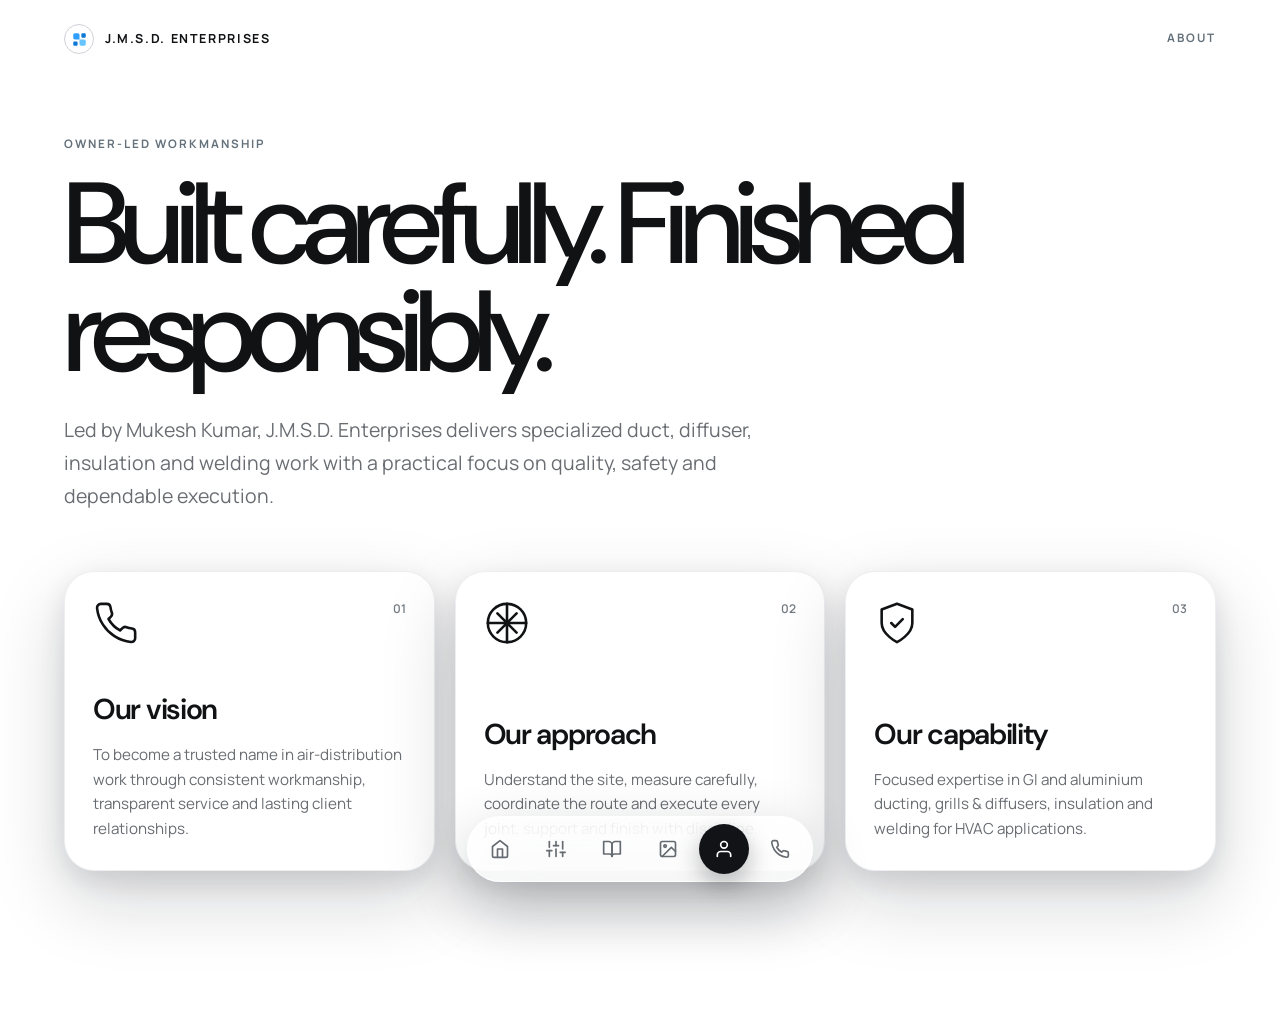
<file: about/index.html>
<!DOCTYPE html>
<html lang="en">
<head>
  <meta charset="utf-8" />
  <meta name="viewport" content="width=device-width, initial-scale=1" />
  <title>About Us — J.M.S.D. Enterprises | Owner-Led Workmanship</title>
  <meta name="description" content="Led by Mukesh Kumar in Ghaziabad, J.M.S.D. Enterprises delivers specialized duct, diffuser, insulation and welding work with a focus on quality, safety and dependable execution." />
  <meta name="theme-color" content="#121417" />
  <link rel="canonical" href="https://mishra-central-air.akash-sharma-p533777.chatgpt.site/about/" />
  <link rel="icon" type="image/svg+xml" href="/images/favicon.svg" />
  <link rel="shortcut icon" href="/images/favicon.svg" />
  <link rel="stylesheet" href="/css/style.css" />
</head>
<body>
  <main class="site-canvas">
    <div class="detail-page">
      <header class="page-top">
        <a href="/" class="brand">
          <span class="brand-mark" aria-hidden="true">
            <svg viewBox="0 0 24 24" fill="none" xmlns="http://www.w3.org/2000/svg">
              <path d="M22 19.2727C22 20.779 20.779 22 19.2727 22H14.7273C13.221 22 12 20.779 12 19.2727V12H19.2727C20.779 12 22 13.221 22 14.7273V19.2727Z" fill="#68C4FF"/>
              <path d="M20 2C21.1046 2 22 2.89543 22 4V7C22 8.10457 21.1046 9 20 9H17C15.8954 9 15 8.10457 15 7V4C15 2.89543 15.8954 2 17 2H20Z" fill="#0C79D8"/>
              <path d="M7 15C8.10457 15 9 15.8954 9 17V20C9 21.1046 8.10457 22 7 22H4C2.89543 22 2 21.1046 2 20V17C2 15.8954 2.89543 15 4 15H7Z" fill="#0C79D8"/>
              <path d="M12 12H4.72727C3.22104 12 2 10.779 2 9.27273V4.72727C2 3.22104 3.22104 2 4.72727 2H9.27273C10.779 2 12 3.22104 12 4.72727V12Z" fill="#2E9EFF"/>
            </svg>
          </span>
          <span>J.M.S.D. Enterprises</span>
        </a>
        <span class="page-kicker">about</span>
      </header>

      <section class="detail-hero">
        <span class="page-kicker">Owner-led workmanship</span>
        <h1 class="detail-title blur-text">
          <span class="blur-word">Built</span>&nbsp;
          <span class="blur-word">carefully.</span>&nbsp;
          <span class="blur-word">Finished</span>&nbsp;
          <span class="blur-word">responsibly.</span>
        </h1>
        <p>Led by Mukesh Kumar, J.M.S.D. Enterprises delivers specialized duct, diffuser, insulation and welding work with a practical focus on quality, safety and dependable execution.</p>
      </section>

      <section class="detail-cards">
        <article class="shadow-card detail-card">
          <svg viewBox="0 0 24 24" fill="none" stroke="currentColor" stroke-linecap="round" stroke-linejoin="round">
            <path d="M22 16.92v3a2 2 0 0 1-2.18 2 19.79 19.79 0 0 1-8.63-3.07 19.5 19.5 0 0 1-6-6 19.79 19.79 0 0 1-3.07-8.67A2 2 0 0 1 4.11 2h3a2 2 0 0 1 2 1.72 12.84 12.84 0 0 0 .7 2.81 2 2 0 0 1-.45 2.11L8.09 9.91a16 16 0 0 0 6 6l1.27-1.27a2 2 0 0 1 2.11-.45 12.84 12.84 0 0 0 2.81.7A2 2 0 0 1 22 16.92z"/>
          </svg>
          <span>01</span>
          <div>
            <h2>Our vision</h2>
            <p>To become a trusted name in air-distribution work through consistent workmanship, transparent service and lasting client relationships.</p>
          </div>
        </article>

        <article class="shadow-card detail-card">
          <svg viewBox="0 0 24 24" fill="none" stroke="currentColor" stroke-linecap="round" stroke-linejoin="round">
            <path d="M2 12h20M12 2v20M7 7l10 10M17 7L7 17"/>
            <circle cx="12" cy="12" r="10"/>
          </svg>
          <span>02</span>
          <div>
            <h2>Our approach</h2>
            <p>Understand the site, measure carefully, coordinate the route and execute every joint, support and finish with discipline.</p>
          </div>
        </article>

        <article class="shadow-card detail-card">
          <svg viewBox="0 0 24 24" fill="none" stroke="currentColor" stroke-linecap="round" stroke-linejoin="round">
            <path d="M12 22s8-4 8-10V5l-8-3-8 3v7c0 6 8 10 8 10z"/>
            <path d="M9 12l2 2 4-4"/>
          </svg>
          <span>03</span>
          <div>
            <h2>Our capability</h2>
            <p>Focused expertise in GI and aluminium ducting, grills &amp; diffusers, insulation and welding for HVAC applications.</p>
          </div>
        </article>
      </section>
    </div>
  </main>

  <!-- Fluid Dock Navigation -->
  <nav class="fluid-dock" id="fluid-dock" aria-label="Primary navigation">
    <span class="dock-slider" id="dock-slider" aria-hidden="true" style="transform: translateX(224px);"></span>
    <a href="/" data-page="home" aria-label="Home" title="Home">
      <svg viewBox="0 0 24 24" fill="none" stroke="currentColor" stroke-width="2" stroke-linecap="round" stroke-linejoin="round">
        <path d="M3 9l9-7 9 7v11a2 2 0 0 1-2 2H5a2 2 0 0 1-2-2z"/>
        <polyline points="9 22 9 12 15 12 15 22"/>
      </svg>
    </a>
    <a href="/services" data-page="services" aria-label="Services" title="Services">
      <svg viewBox="0 0 24 24" fill="none" stroke="currentColor" stroke-width="2" stroke-linecap="round" stroke-linejoin="round">
        <line x1="4" y1="21" x2="4" y2="14"/><line x1="4" y1="10" x2="4" y2="3"/><line x1="12" y1="21" x2="12" y2="12"/><line x1="12" y1="8" x2="12" y2="3"/><line x1="20" y1="21" x2="20" y2="16"/><line x1="20" y1="12" x2="20" y2="3"/><line x1="1" y1="14" x2="7" y2="14"/><line x1="9" y1="8" x2="15" y2="8"/><line x1="17" y1="16" x2="23" y2="16"/>
      </svg>
    </a>
    <a href="/projects" data-page="projects" aria-label="Journal" title="Journal">
      <svg viewBox="0 0 24 24" fill="none" stroke="currentColor" stroke-width="2" stroke-linecap="round" stroke-linejoin="round">
        <path d="M2 3h6a4 4 0 0 1 4 4v14a3 3 0 0 0-3-3H2z"/><path d="M22 3h-6a4 4 0 0 0-4 4v14a3 3 0 0 1 3-3h7z"/>
      </svg>
    </a>
    <a href="/gallery" data-page="gallery" aria-label="Gallery" title="Gallery">
      <svg viewBox="0 0 24 24" fill="none" stroke="currentColor" stroke-width="2" stroke-linecap="round" stroke-linejoin="round">
        <rect x="3" y="3" width="18" height="18" rx="2" ry="2"/>
        <circle cx="8.5" cy="8.5" r="1.5"/>
        <polyline points="21 15 16 10 5 21"/>
      </svg>
    </a>
    <a href="/about" data-page="about" class="active" aria-label="About" title="About" aria-current="page">
      <svg viewBox="0 0 24 24" fill="none" stroke="currentColor" stroke-width="2" stroke-linecap="round" stroke-linejoin="round">
        <path d="M20 21v-2a4 4 0 0 0-4-4H8a4 4 0 0 0-4 4v2"/><circle cx="12" cy="7" r="4"/>
      </svg>
    </a>
    <a href="/contact" data-page="contact" aria-label="Contact" title="Contact">
      <svg viewBox="0 0 24 24" fill="none" stroke="currentColor" stroke-width="2" stroke-linecap="round" stroke-linejoin="round">
        <path d="M22 16.92v3a2 2 0 0 1-2.18 2 19.79 19.79 0 0 1-8.63-3.07 19.5 19.5 0 0 1-6-6 19.79 19.79 0 0 1-3.07-8.67A2 2 0 0 1 4.11 2h3a2 2 0 0 1 2 1.72 12.84 12.84 0 0 0 .7 2.81 2 2 0 0 1-.45 2.11L8.09 9.91a16 16 0 0 0 6 6l1.27-1.27a2 2 0 0 1 2.11-.45 12.84 12.84 0 0 0 2.81.7A2 2 0 0 1 22 16.92z"/>
      </svg>
    </a>
  </nav>

  <script src="/js/app.js"></script>
</body>
</html>
</file>
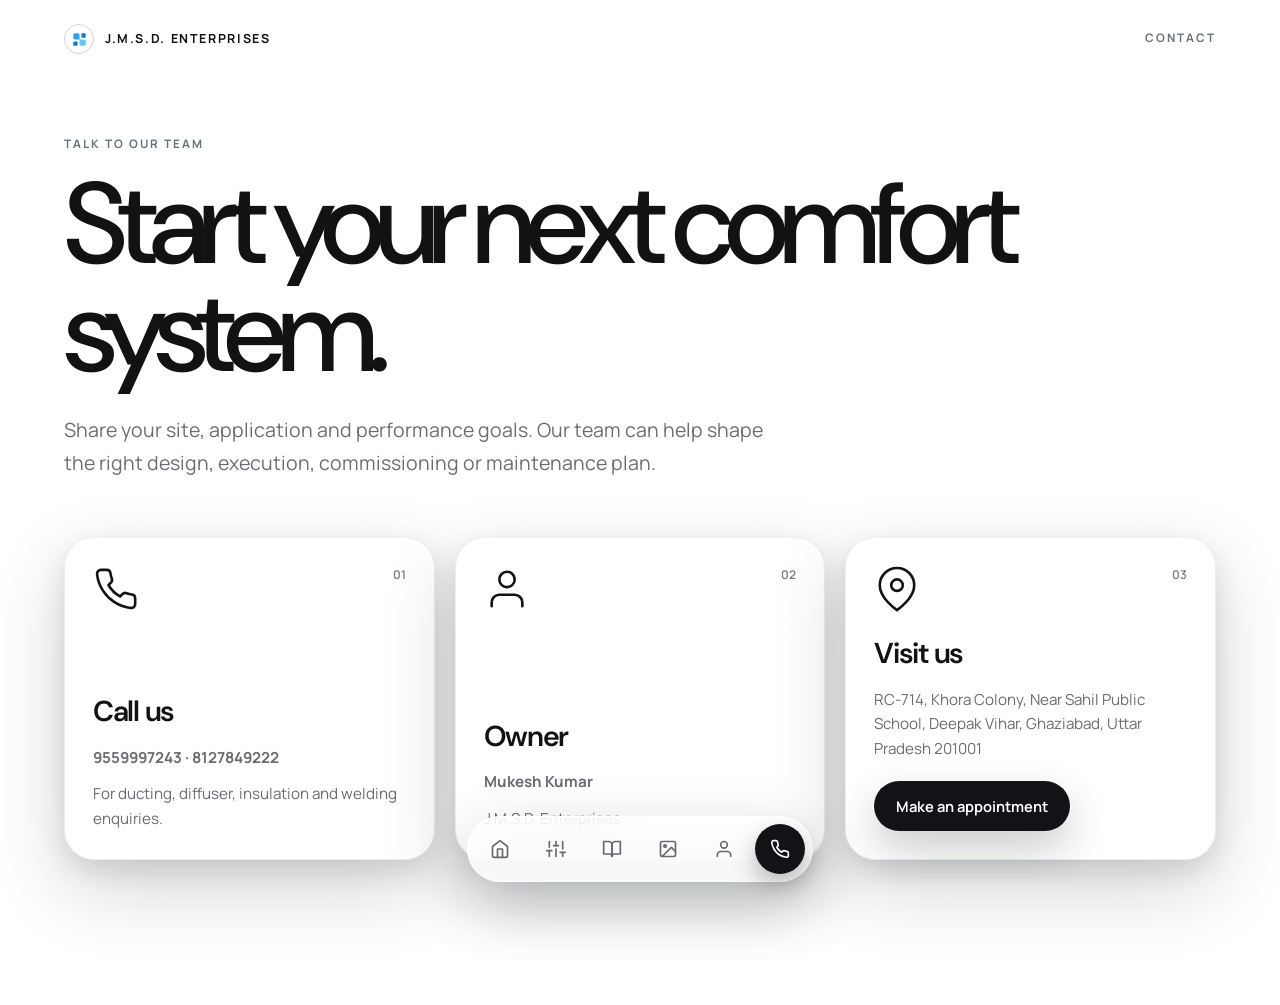
<file: contact/index.html>
<!DOCTYPE html>
<html lang="en">
<head>
  <meta charset="utf-8" />
  <meta name="viewport" content="width=device-width, initial-scale=1" />
  <title>Contact Us — J.M.S.D. Enterprises | Start Your Next Comfort System</title>
  <meta name="description" content="Talk to our team at J.M.S.D. Enterprises. Call 9559997243 or 8127849222 or visit us in Ghaziabad for ducting, diffusers, insulation and welding." />
  <meta name="theme-color" content="#121417" />
  <link rel="canonical" href="https://mishra-central-air.akash-sharma-p533777.chatgpt.site/contact/" />
  <link rel="icon" type="image/svg+xml" href="/images/favicon.svg" />
  <link rel="shortcut icon" href="/images/favicon.svg" />
  <link rel="stylesheet" href="/css/style.css" />
</head>
<body>
  <main class="site-canvas">
    <div class="detail-page">
      <header class="page-top">
        <a href="/" class="brand">
          <span class="brand-mark" aria-hidden="true">
            <svg viewBox="0 0 24 24" fill="none" xmlns="http://www.w3.org/2000/svg">
              <path d="M22 19.2727C22 20.779 20.779 22 19.2727 22H14.7273C13.221 22 12 20.779 12 19.2727V12H19.2727C20.779 12 22 13.221 22 14.7273V19.2727Z" fill="#68C4FF"/>
              <path d="M20 2C21.1046 2 22 2.89543 22 4V7C22 8.10457 21.1046 9 20 9H17C15.8954 9 15 8.10457 15 7V4C15 2.89543 15.8954 2 17 2H20Z" fill="#0C79D8"/>
              <path d="M7 15C8.10457 15 9 15.8954 9 17V20C9 21.1046 8.10457 22 7 22H4C2.89543 22 2 21.1046 2 20V17C2 15.8954 2.89543 15 4 15H7Z" fill="#0C79D8"/>
              <path d="M12 12H4.72727C3.22104 12 2 10.779 2 9.27273V4.72727C2 3.22104 3.22104 2 4.72727 2H9.27273C10.779 2 12 3.22104 12 4.72727V12Z" fill="#2E9EFF"/>
            </svg>
          </span>
          <span>J.M.S.D. Enterprises</span>
        </a>
        <span class="page-kicker">contact</span>
      </header>

      <section class="detail-hero">
        <span class="page-kicker">Talk to our team</span>
        <h1 class="detail-title blur-text">
          <span class="blur-word">Start</span>&nbsp;
          <span class="blur-word">your</span>&nbsp;
          <span class="blur-word">next</span>&nbsp;
          <span class="blur-word">comfort</span>&nbsp;
          <span class="blur-word">system.</span>
        </h1>
        <p>Share your site, application and performance goals. Our team can help shape the right design, execution, commissioning or maintenance plan.</p>
      </section>

      <section class="detail-cards">
        <article class="shadow-card detail-card">
          <svg viewBox="0 0 24 24" fill="none" stroke="currentColor" stroke-linecap="round" stroke-linejoin="round">
            <path d="M22 16.92v3a2 2 0 0 1-2.18 2 19.79 19.79 0 0 1-8.63-3.07 19.5 19.5 0 0 1-6-6 19.79 19.79 0 0 1-3.07-8.67A2 2 0 0 1 4.11 2h3a2 2 0 0 1 2 1.72 12.84 12.84 0 0 0 .7 2.81 2 2 0 0 1-.45 2.11L8.09 9.91a16 16 0 0 0 6 6l1.27-1.27a2 2 0 0 1 2.11-.45 12.84 12.84 0 0 0 2.81.7A2 2 0 0 1 22 16.92z"/>
          </svg>
          <span>01</span>
          <div>
            <h2>Call us</h2>
            <p><strong>9559997243 · 8127849222</strong></p>
            <p>For ducting, diffuser, insulation and welding enquiries.</p>
          </div>
        </article>

        <article class="shadow-card detail-card">
          <svg viewBox="0 0 24 24" fill="none" stroke="currentColor" stroke-linecap="round" stroke-linejoin="round">
            <path d="M20 21v-2a4 4 0 0 0-4-4H8a4 4 0 0 0-4 4v2"/>
            <circle cx="12" cy="7" r="4"/>
          </svg>
          <span>02</span>
          <div>
            <h2>Owner</h2>
            <p><strong>Mukesh Kumar</strong></p>
            <p>J.M.S.D. Enterprises</p>
          </div>
        </article>

        <article class="shadow-card detail-card">
          <svg viewBox="0 0 24 24" fill="none" stroke="currentColor" stroke-linecap="round" stroke-linejoin="round">
            <path d="M21 10c0 7-9 13-9 13s-9-6-9-13a9 9 0 0 1 18 0z"/>
            <circle cx="12" cy="10" r="3"/>
          </svg>
          <span>03</span>
          <div>
            <h2>Visit us</h2>
            <p>RC-714, Khora Colony, Near Sahil Public School, Deepak Vihar, Ghaziabad, Uttar Pradesh 201001</p>
            <div style="margin-top: 20px;">
              <button type="button" class="appointment-trigger" style="margin: 0; height: 50px !important; padding: 0 22px !important;">
                <span>Make an appointment</span>
              </button>
            </div>
          </div>
        </article>
      </section>
    </div>
  </main>

  <!-- Fluid Dock Navigation -->
  <nav class="fluid-dock" id="fluid-dock" aria-label="Primary navigation">
    <span class="dock-slider" id="dock-slider" aria-hidden="true" style="transform: translateX(280px);"></span>
    <a href="/" data-page="home" aria-label="Home" title="Home">
      <svg viewBox="0 0 24 24" fill="none" stroke="currentColor" stroke-width="2" stroke-linecap="round" stroke-linejoin="round">
        <path d="M3 9l9-7 9 7v11a2 2 0 0 1-2 2H5a2 2 0 0 1-2-2z"/>
        <polyline points="9 22 9 12 15 12 15 22"/>
      </svg>
    </a>
    <a href="/services" data-page="services" aria-label="Services" title="Services">
      <svg viewBox="0 0 24 24" fill="none" stroke="currentColor" stroke-width="2" stroke-linecap="round" stroke-linejoin="round">
        <line x1="4" y1="21" x2="4" y2="14"/><line x1="4" y1="10" x2="4" y2="3"/><line x1="12" y1="21" x2="12" y2="12"/><line x1="12" y1="8" x2="12" y2="3"/><line x1="20" y1="21" x2="20" y2="16"/><line x1="20" y1="12" x2="20" y2="3"/><line x1="1" y1="14" x2="7" y2="14"/><line x1="9" y1="8" x2="15" y2="8"/><line x1="17" y1="16" x2="23" y2="16"/>
      </svg>
    </a>
    <a href="/projects" data-page="projects" aria-label="Journal" title="Journal">
      <svg viewBox="0 0 24 24" fill="none" stroke="currentColor" stroke-width="2" stroke-linecap="round" stroke-linejoin="round">
        <path d="M2 3h6a4 4 0 0 1 4 4v14a3 3 0 0 0-3-3H2z"/><path d="M22 3h-6a4 4 0 0 0-4 4v14a3 3 0 0 1 3-3h7z"/>
      </svg>
    </a>
    <a href="/gallery" data-page="gallery" aria-label="Gallery" title="Gallery">
      <svg viewBox="0 0 24 24" fill="none" stroke="currentColor" stroke-width="2" stroke-linecap="round" stroke-linejoin="round">
        <rect x="3" y="3" width="18" height="18" rx="2" ry="2"/>
        <circle cx="8.5" cy="8.5" r="1.5"/>
        <polyline points="21 15 16 10 5 21"/>
      </svg>
    </a>
    <a href="/about" data-page="about" aria-label="About" title="About">
      <svg viewBox="0 0 24 24" fill="none" stroke="currentColor" stroke-width="2" stroke-linecap="round" stroke-linejoin="round">
        <path d="M20 21v-2a4 4 0 0 0-4-4H8a4 4 0 0 0-4 4v2"/><circle cx="12" cy="7" r="4"/>
      </svg>
    </a>
    <a href="/contact" data-page="contact" class="active" aria-label="Contact" title="Contact" aria-current="page">
      <svg viewBox="0 0 24 24" fill="none" stroke="currentColor" stroke-width="2" stroke-linecap="round" stroke-linejoin="round">
        <path d="M22 16.92v3a2 2 0 0 1-2.18 2 19.79 19.79 0 0 1-8.63-3.07 19.5 19.5 0 0 1-6-6 19.79 19.79 0 0 1-3.07-8.67A2 2 0 0 1 4.11 2h3a2 2 0 0 1 2 1.72 12.84 12.84 0 0 0 .7 2.81 2 2 0 0 1-.45 2.11L8.09 9.91a16 16 0 0 0 6 6l1.27-1.27a2 2 0 0 1 2.11-.45 12.84 12.84 0 0 0 2.81.7A2 2 0 0 1 22 16.92z"/>
      </svg>
    </a>
  </nav>

  <!-- Appointment Modal Dialog -->
  <div class="appointment-backdrop" id="appointment-modal" role="presentation" aria-hidden="true">
    <section class="appointment-panel" role="dialog" aria-modal="true" aria-labelledby="appointment-title">
      <div class="appointment-head">
        <div>
          <span class="page-kicker">Site visit &amp; consultation</span>
          <h2 id="appointment-title">Make an appointment</h2>
          <p>Tell us what you need. Your enquiry will open in WhatsApp, ready to send directly to our team.</p>
        </div>
        <button type="button" class="modal-close" id="modal-close-btn" aria-label="Close appointment form" title="Close">
          <svg viewBox="0 0 24 24" fill="none" stroke="currentColor" stroke-width="2" stroke-linecap="round" stroke-linejoin="round">
            <line x1="18" y1="6" x2="6" y2="18"/>
            <line x1="6" y1="6" x2="18" y2="18"/>
          </svg>
        </button>
      </div>

      <form id="appointment-form" novalidate>
        <div class="form-grid">
          <label>
            <span>Name</span>
            <input type="text" name="name" required autocomplete="name" placeholder="Your full name" />
          </label>

          <label>
            <span>Contact number</span>
            <input type="tel" name="contact" required inputmode="tel" autocomplete="tel" placeholder="Your phone number" />
          </label>

          <label class="wide">
            <span>Site address</span>
            <input type="text" name="address" required autocomplete="street-address" placeholder="Project address" />
          </label>

          <label>
            <span>Preferred date and time</span>
            <input type="text" name="preference" required placeholder="e.g. Monday, 11:00 AM" />
          </label>

          <label>
            <span>Project type</span>
            <select name="project" required>
              <option value="" disabled selected>Select a service</option>
              <option value="Ducting &amp; fabrication">Ducting &amp; fabrication</option>
              <option value="Diffusers &amp; insulation">Diffusers &amp; insulation</option>
              <option value="Welding work">Welding work</option>
              <option value="Testing &amp; commissioning">Testing &amp; commissioning</option>
              <option value="Maintenance">Maintenance</option>
            </select>
          </label>

          <label class="wide">
            <span>Describe your requirements</span>
            <textarea name="details" required rows="4" placeholder="Area, current system, work required and any preferences"></textarea>
          </label>
        </div>

        <button type="submit" class="appointment-submit" aria-label="Submit appointment enquiry via WhatsApp">
          <svg viewBox="0 0 24 24" fill="currentColor">
            <path d="M17.472 14.382c-.297-.149-1.758-.867-2.03-.967-.273-.099-.471-.148-.67.15-.197.297-.767.966-.94 1.164-.173.199-.347.223-.644.075-.297-.15-1.255-.463-2.39-1.475-.883-.788-1.48-1.761-1.653-2.059-.173-.297-.018-.458.13-.606.134-.133.298-.347.446-.52.149-.174.198-.298.298-.497.099-.198.05-.371-.025-.52-.075-.149-.669-1.612-.916-2.207-.242-.579-.487-.5-.669-.51l-.57-.01c-.198 0-.52.074-.792.372s-1.04 1.016-1.04 2.479 1.065 2.876 1.213 3.074c.149.198 2.096 3.2 5.077 4.487.709.306 1.262.489 1.694.625.712.227 1.36.195 1.871.118.571-.085 1.758-.719 2.006-1.413.248-.694.248-1.289.173-1.413-.074-.124-.272-.198-.57-.347m-5.421 7.403h-.004a9.87 9.87 0 01-5.031-1.378l-.361-.214-3.741.982.998-3.648-.235-.374a9.86 9.86 0 01-1.51-5.26c.001-5.45 4.436-9.884 9.888-9.884 2.64 0 5.122 1.03 6.988 2.898a9.825 9.825 0 012.893 6.994c-.003 5.45-4.437 9.884-9.885 9.884m8.413-18.297A11.815 11.815 0 0012.05 0C5.495 0 .16 5.335.157 11.892c0 2.096.547 4.142 1.588 5.945L.057 24l6.305-1.654a11.882 11.882 0 005.683 1.448h.005c6.554 0 11.89-5.335 11.893-11.893a11.821 11.821 0 00-3.48-8.413z"/>
          </svg>
          <span>Continue in WhatsApp</span>
        </button>
      </form>
    </section>
  </div>

  <script src="/js/app.js"></script>
</body>
</html>
</file>
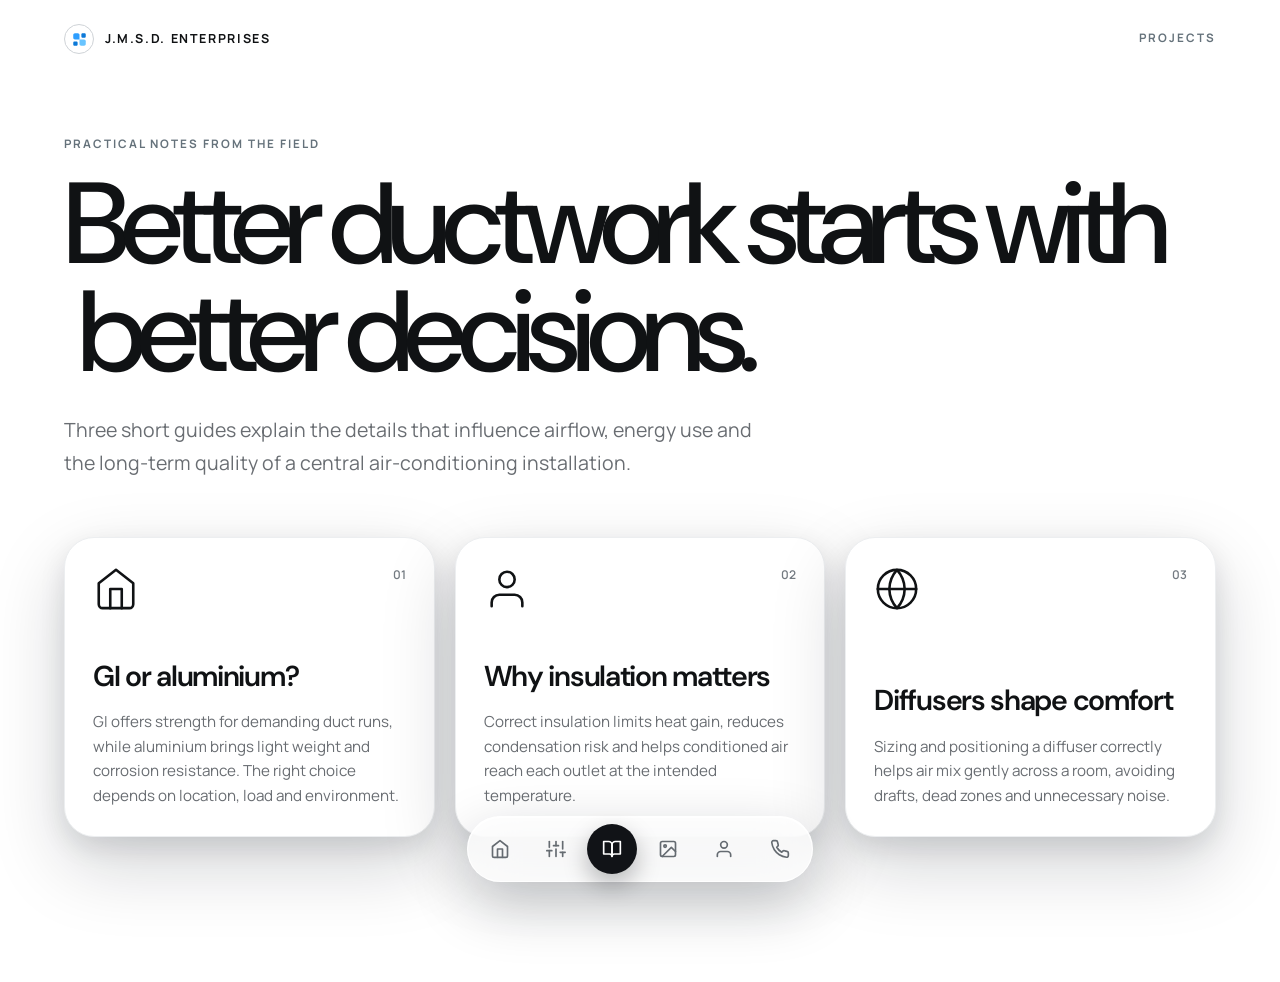
<file: projects/index.html>
<!DOCTYPE html>
<html lang="en">
<head>
  <meta charset="utf-8" />
  <meta name="viewport" content="width=device-width, initial-scale=1" />
  <title>Journal — J.M.S.D. Enterprises | Practical Notes from the Field</title>
  <meta name="description" content="Better ductwork starts with better decisions. Three short guides explain details that influence airflow, energy use and central air-conditioning installation." />
  <meta name="theme-color" content="#121417" />
  <link rel="canonical" href="https://mishra-central-air.akash-sharma-p533777.chatgpt.site/projects/" />
  <link rel="icon" type="image/svg+xml" href="/images/favicon.svg" />
  <link rel="shortcut icon" href="/images/favicon.svg" />
  <link rel="stylesheet" href="/css/style.css" />
</head>
<body>
  <main class="site-canvas">
    <div class="detail-page">
      <header class="page-top">
        <a href="/" class="brand">
          <span class="brand-mark" aria-hidden="true">
            <svg viewBox="0 0 24 24" fill="none" xmlns="http://www.w3.org/2000/svg">
              <path d="M22 19.2727C22 20.779 20.779 22 19.2727 22H14.7273C13.221 22 12 20.779 12 19.2727V12H19.2727C20.779 12 22 13.221 22 14.7273V19.2727Z" fill="#68C4FF"/>
              <path d="M20 2C21.1046 2 22 2.89543 22 4V7C22 8.10457 21.1046 9 20 9H17C15.8954 9 15 8.10457 15 7V4C15 2.89543 15.8954 2 17 2H20Z" fill="#0C79D8"/>
              <path d="M7 15C8.10457 15 9 15.8954 9 17V20C9 21.1046 8.10457 22 7 22H4C2.89543 22 2 21.1046 2 20V17C2 15.8954 2.89543 15 4 15H7Z" fill="#0C79D8"/>
              <path d="M12 12H4.72727C3.22104 12 2 10.779 2 9.27273V4.72727C2 3.22104 3.22104 2 4.72727 2H9.27273C10.779 2 12 3.22104 12 4.72727V12Z" fill="#2E9EFF"/>
            </svg>
          </span>
          <span>J.M.S.D. Enterprises</span>
        </a>
        <span class="page-kicker">projects</span>
      </header>

      <section class="detail-hero">
        <span class="page-kicker">Practical notes from the field</span>
        <h1 class="detail-title blur-text">
          <span class="blur-word">Better</span>&nbsp;
          <span class="blur-word">ductwork</span>&nbsp;
          <span class="blur-word">starts</span>&nbsp;
          <span class="blur-word">with</span>&nbsp;
          <span class="blur-word">better</span>&nbsp;
          <span class="blur-word">decisions.</span>
        </h1>
        <p>Three short guides explain the details that influence airflow, energy use and the long-term quality of a central air-conditioning installation.</p>
      </section>

      <section class="detail-cards">
        <article class="shadow-card detail-card">
          <svg viewBox="0 0 24 24" fill="none" stroke="currentColor" stroke-linecap="round" stroke-linejoin="round">
            <path d="M3 9l9-7 9 7v11a2 2 0 0 1-2 2H5a2 2 0 0 1-2-2z"/>
            <polyline points="9 22 9 12 15 12 15 22"/>
          </svg>
          <span>01</span>
          <div>
            <h2>GI or aluminium?</h2>
            <p>GI offers strength for demanding duct runs, while aluminium brings light weight and corrosion resistance. The right choice depends on location, load and environment.</p>
          </div>
        </article>

        <article class="shadow-card detail-card">
          <svg viewBox="0 0 24 24" fill="none" stroke="currentColor" stroke-linecap="round" stroke-linejoin="round">
            <path d="M20 21v-2a4 4 0 0 0-4-4H8a4 4 0 0 0-4 4v2"/>
            <circle cx="12" cy="7" r="4"/>
          </svg>
          <span>02</span>
          <div>
            <h2>Why insulation matters</h2>
            <p>Correct insulation limits heat gain, reduces condensation risk and helps conditioned air reach each outlet at the intended temperature.</p>
          </div>
        </article>

        <article class="shadow-card detail-card">
          <svg viewBox="0 0 24 24" fill="none" stroke="currentColor" stroke-linecap="round" stroke-linejoin="round">
            <circle cx="12" cy="12" r="10"/>
            <path d="M12 2a15.3 15.3 0 0 1 4 10 15.3 15.3 0 0 1-4 10 15.3 15.3 0 0 1-4-10 15.3 15.3 0 0 1 4-10z"/>
            <path d="M2 12h20"/>
          </svg>
          <span>03</span>
          <div>
            <h2>Diffusers shape comfort</h2>
            <p>Sizing and positioning a diffuser correctly helps air mix gently across a room, avoiding drafts, dead zones and unnecessary noise.</p>
          </div>
        </article>
      </section>
    </div>
  </main>

  <!-- Fluid Dock Navigation -->
  <nav class="fluid-dock" id="fluid-dock" aria-label="Primary navigation">
    <span class="dock-slider" id="dock-slider" aria-hidden="true" style="transform: translateX(112px);"></span>
    <a href="/" data-page="home" aria-label="Home" title="Home">
      <svg viewBox="0 0 24 24" fill="none" stroke="currentColor" stroke-width="2" stroke-linecap="round" stroke-linejoin="round">
        <path d="M3 9l9-7 9 7v11a2 2 0 0 1-2 2H5a2 2 0 0 1-2-2z"/>
        <polyline points="9 22 9 12 15 12 15 22"/>
      </svg>
    </a>
    <a href="/services" data-page="services" aria-label="Services" title="Services">
      <svg viewBox="0 0 24 24" fill="none" stroke="currentColor" stroke-width="2" stroke-linecap="round" stroke-linejoin="round">
        <line x1="4" y1="21" x2="4" y2="14"/><line x1="4" y1="10" x2="4" y2="3"/><line x1="12" y1="21" x2="12" y2="12"/><line x1="12" y1="8" x2="12" y2="3"/><line x1="20" y1="21" x2="20" y2="16"/><line x1="20" y1="12" x2="20" y2="3"/><line x1="1" y1="14" x2="7" y2="14"/><line x1="9" y1="8" x2="15" y2="8"/><line x1="17" y1="16" x2="23" y2="16"/>
      </svg>
    </a>
    <a href="/projects" data-page="projects" class="active" aria-label="Journal" title="Journal" aria-current="page">
      <svg viewBox="0 0 24 24" fill="none" stroke="currentColor" stroke-width="2" stroke-linecap="round" stroke-linejoin="round">
        <path d="M2 3h6a4 4 0 0 1 4 4v14a3 3 0 0 0-3-3H2z"/><path d="M22 3h-6a4 4 0 0 0-4 4v14a3 3 0 0 1 3-3h7z"/>
      </svg>
    </a>
    <a href="/gallery" data-page="gallery" aria-label="Gallery" title="Gallery">
      <svg viewBox="0 0 24 24" fill="none" stroke="currentColor" stroke-width="2" stroke-linecap="round" stroke-linejoin="round">
        <rect x="3" y="3" width="18" height="18" rx="2" ry="2"/>
        <circle cx="8.5" cy="8.5" r="1.5"/>
        <polyline points="21 15 16 10 5 21"/>
      </svg>
    </a>
    <a href="/about" data-page="about" aria-label="About" title="About">
      <svg viewBox="0 0 24 24" fill="none" stroke="currentColor" stroke-width="2" stroke-linecap="round" stroke-linejoin="round">
        <path d="M20 21v-2a4 4 0 0 0-4-4H8a4 4 0 0 0-4 4v2"/><circle cx="12" cy="7" r="4"/>
      </svg>
    </a>
    <a href="/contact" data-page="contact" aria-label="Contact" title="Contact">
      <svg viewBox="0 0 24 24" fill="none" stroke="currentColor" stroke-width="2" stroke-linecap="round" stroke-linejoin="round">
        <path d="M22 16.92v3a2 2 0 0 1-2.18 2 19.79 19.79 0 0 1-8.63-3.07 19.5 19.5 0 0 1-6-6 19.79 19.79 0 0 1-3.07-8.67A2 2 0 0 1 4.11 2h3a2 2 0 0 1 2 1.72 12.84 12.84 0 0 0 .7 2.81 2 2 0 0 1-.45 2.11L8.09 9.91a16 16 0 0 0 6 6l1.27-1.27a2 2 0 0 1 2.11-.45 12.84 12.84 0 0 0 2.81.7A2 2 0 0 1 22 16.92z"/>
      </svg>
    </a>
  </nav>

  <script src="/js/app.js"></script>
</body>
</html>
</file>
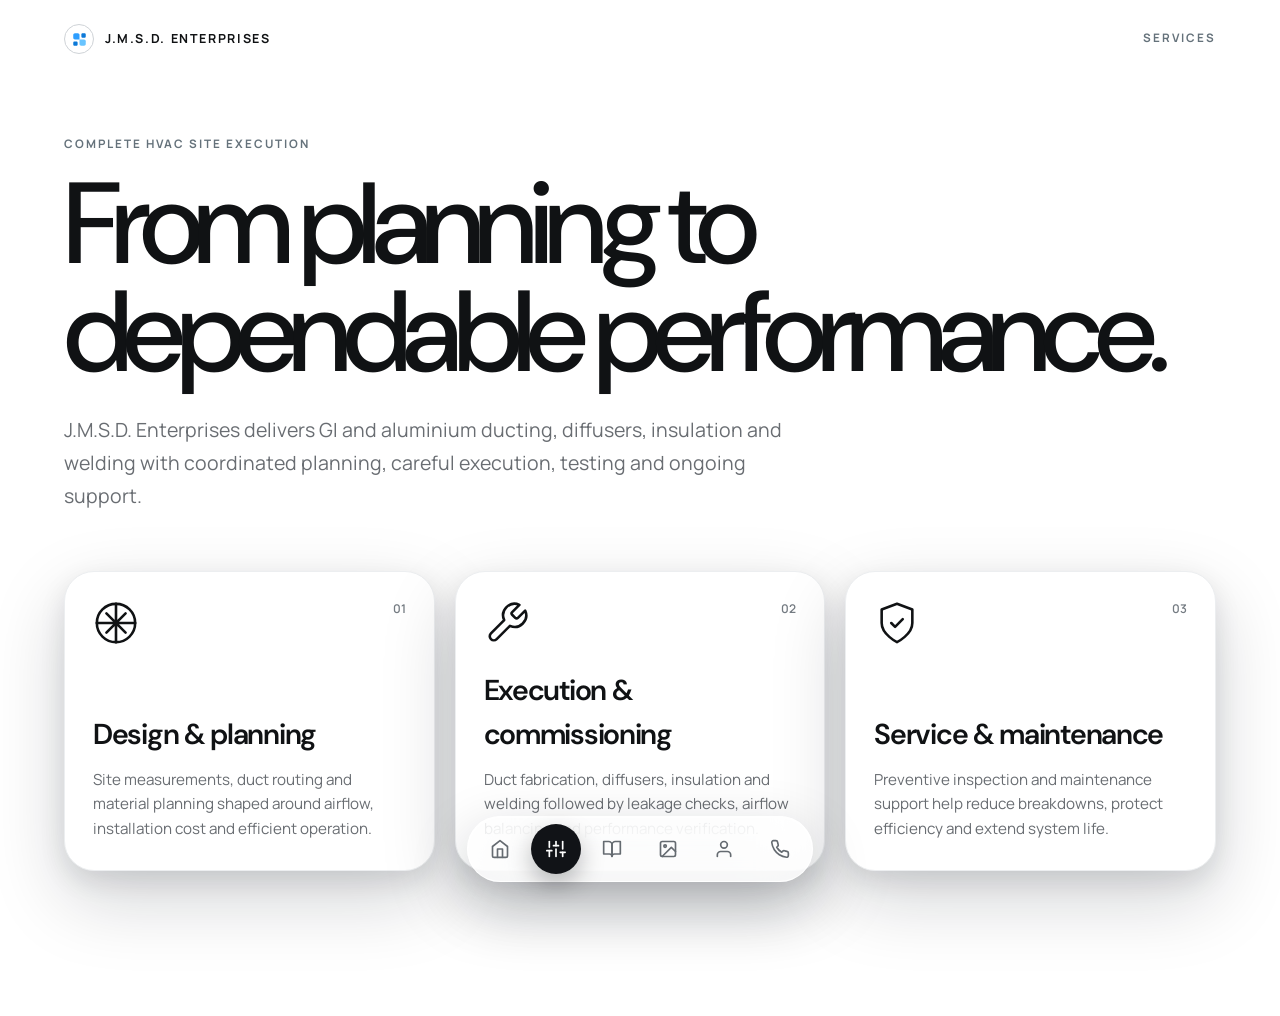
<file: services/index.html>
<!DOCTYPE html>
<html lang="en">
<head>
  <meta charset="utf-8" />
  <meta name="viewport" content="width=device-width, initial-scale=1" />
  <title>Services — J.M.S.D. Enterprises | Complete HVAC Site Execution</title>
  <meta name="description" content="J.M.S.D. Enterprises delivers GI and aluminium ducting, diffusers, insulation and welding with coordinated planning, careful execution, testing and ongoing support in Ghaziabad." />
  <meta name="theme-color" content="#121417" />
  <link rel="canonical" href="https://mishra-central-air.akash-sharma-p533777.chatgpt.site/services/" />
  <link rel="icon" type="image/svg+xml" href="/images/favicon.svg" />
  <link rel="shortcut icon" href="/images/favicon.svg" />
  <link rel="stylesheet" href="/css/style.css" />
</head>
<body>
  <main class="site-canvas">
    <div class="detail-page">
      <header class="page-top">
        <a href="/" class="brand">
          <span class="brand-mark" aria-hidden="true">
            <svg viewBox="0 0 24 24" fill="none" xmlns="http://www.w3.org/2000/svg">
              <path d="M22 19.2727C22 20.779 20.779 22 19.2727 22H14.7273C13.221 22 12 20.779 12 19.2727V12H19.2727C20.779 12 22 13.221 22 14.7273V19.2727Z" fill="#68C4FF"/>
              <path d="M20 2C21.1046 2 22 2.89543 22 4V7C22 8.10457 21.1046 9 20 9H17C15.8954 9 15 8.10457 15 7V4C15 2.89543 15.8954 2 17 2H20Z" fill="#0C79D8"/>
              <path d="M7 15C8.10457 15 9 15.8954 9 17V20C9 21.1046 8.10457 22 7 22H4C2.89543 22 2 21.1046 2 20V17C2 15.8954 2.89543 15 4 15H7Z" fill="#0C79D8"/>
              <path d="M12 12H4.72727C3.22104 12 2 10.779 2 9.27273V4.72727C2 3.22104 3.22104 2 4.72727 2H9.27273C10.779 2 12 3.22104 12 4.72727V12Z" fill="#2E9EFF"/>
            </svg>
          </span>
          <span>J.M.S.D. Enterprises</span>
        </a>
        <span class="page-kicker">services</span>
      </header>

      <section class="detail-hero">
        <span class="page-kicker">Complete HVAC site execution</span>
        <h1 class="detail-title blur-text">
          <span class="blur-word">From</span>&nbsp;
          <span class="blur-word">planning</span>&nbsp;
          <span class="blur-word">to</span>&nbsp;
          <span class="blur-word">dependable</span>&nbsp;
          <span class="blur-word">performance.</span>
        </h1>
        <p>J.M.S.D. Enterprises delivers GI and aluminium ducting, diffusers, insulation and welding with coordinated planning, careful execution, testing and ongoing support.</p>
      </section>

      <section class="detail-cards">
        <article class="shadow-card detail-card">
          <svg viewBox="0 0 24 24" fill="none" stroke="currentColor" stroke-linecap="round" stroke-linejoin="round">
            <path d="M2 12h20M12 2v20M7 7l10 10M17 7L7 17"/>
            <circle cx="12" cy="12" r="10"/>
          </svg>
          <span>01</span>
          <div>
            <h2>Design &amp; planning</h2>
            <p>Site measurements, duct routing and material planning shaped around airflow, installation cost and efficient operation.</p>
          </div>
        </article>

        <article class="shadow-card detail-card">
          <svg viewBox="0 0 24 24" fill="none" stroke="currentColor" stroke-linecap="round" stroke-linejoin="round">
            <path d="M14.7 6.3a1 1 0 0 0 0 1.4l1.6 1.6a1 1 0 0 0 1.4 0l3.77-3.77a6 6 0 0 1-7.94 7.94l-6.91 6.91a2.12 2.12 0 0 1-3-3l6.91-6.91a6 6 0 0 1 7.94-7.94l-3.76 3.76z"/>
          </svg>
          <span>02</span>
          <div>
            <h2>Execution &amp; commissioning</h2>
            <p>Duct fabrication, diffusers, insulation and welding followed by leakage checks, airflow balancing and performance verification.</p>
          </div>
        </article>

        <article class="shadow-card detail-card">
          <svg viewBox="0 0 24 24" fill="none" stroke="currentColor" stroke-linecap="round" stroke-linejoin="round">
            <path d="M12 22s8-4 8-10V5l-8-3-8 3v7c0 6 8 10 8 10z"/>
            <path d="M9 12l2 2 4-4"/>
          </svg>
          <span>03</span>
          <div>
            <h2>Service &amp; maintenance</h2>
            <p>Preventive inspection and maintenance support help reduce breakdowns, protect efficiency and extend system life.</p>
          </div>
        </article>
      </section>
    </div>
  </main>

  <!-- Fluid Dock Navigation -->
  <nav class="fluid-dock" id="fluid-dock" aria-label="Primary navigation">
    <span class="dock-slider" id="dock-slider" aria-hidden="true" style="transform: translateX(56px);"></span>
    <a href="/" data-page="home" aria-label="Home" title="Home">
      <svg viewBox="0 0 24 24" fill="none" stroke="currentColor" stroke-width="2" stroke-linecap="round" stroke-linejoin="round">
        <path d="M3 9l9-7 9 7v11a2 2 0 0 1-2 2H5a2 2 0 0 1-2-2z"/>
        <polyline points="9 22 9 12 15 12 15 22"/>
      </svg>
    </a>
    <a href="/services" data-page="services" class="active" aria-label="Services" title="Services" aria-current="page">
      <svg viewBox="0 0 24 24" fill="none" stroke="currentColor" stroke-width="2" stroke-linecap="round" stroke-linejoin="round">
        <line x1="4" y1="21" x2="4" y2="14"/><line x1="4" y1="10" x2="4" y2="3"/><line x1="12" y1="21" x2="12" y2="12"/><line x1="12" y1="8" x2="12" y2="3"/><line x1="20" y1="21" x2="20" y2="16"/><line x1="20" y1="12" x2="20" y2="3"/><line x1="1" y1="14" x2="7" y2="14"/><line x1="9" y1="8" x2="15" y2="8"/><line x1="17" y1="16" x2="23" y2="16"/>
      </svg>
    </a>
    <a href="/projects" data-page="projects" aria-label="Journal" title="Journal">
      <svg viewBox="0 0 24 24" fill="none" stroke="currentColor" stroke-width="2" stroke-linecap="round" stroke-linejoin="round">
        <path d="M2 3h6a4 4 0 0 1 4 4v14a3 3 0 0 0-3-3H2z"/><path d="M22 3h-6a4 4 0 0 0-4 4v14a3 3 0 0 1 3-3h7z"/>
      </svg>
    </a>
    <a href="/gallery" data-page="gallery" aria-label="Gallery" title="Gallery">
      <svg viewBox="0 0 24 24" fill="none" stroke="currentColor" stroke-width="2" stroke-linecap="round" stroke-linejoin="round">
        <rect x="3" y="3" width="18" height="18" rx="2" ry="2"/>
        <circle cx="8.5" cy="8.5" r="1.5"/>
        <polyline points="21 15 16 10 5 21"/>
      </svg>
    </a>
    <a href="/about" data-page="about" aria-label="About" title="About">
      <svg viewBox="0 0 24 24" fill="none" stroke="currentColor" stroke-width="2" stroke-linecap="round" stroke-linejoin="round">
        <path d="M20 21v-2a4 4 0 0 0-4-4H8a4 4 0 0 0-4 4v2"/><circle cx="12" cy="7" r="4"/>
      </svg>
    </a>
    <a href="/contact" data-page="contact" aria-label="Contact" title="Contact">
      <svg viewBox="0 0 24 24" fill="none" stroke="currentColor" stroke-width="2" stroke-linecap="round" stroke-linejoin="round">
        <path d="M22 16.92v3a2 2 0 0 1-2.18 2 19.79 19.79 0 0 1-8.63-3.07 19.5 19.5 0 0 1-6-6 19.79 19.79 0 0 1-3.07-8.67A2 2 0 0 1 4.11 2h3a2 2 0 0 1 2 1.72 12.84 12.84 0 0 0 .7 2.81 2 2 0 0 1-.45 2.11L8.09 9.91a16 16 0 0 0 6 6l1.27-1.27a2 2 0 0 1 2.11-.45 12.84 12.84 0 0 0 2.81.7A2 2 0 0 1 22 16.92z"/>
      </svg>
    </a>
  </nav>

  <script src="/js/app.js"></script>
</body>
</html>
</file>
<file: css/style.css>
/* ==========================================================================
   J.M.S.D. Enterprises - Production Design System & Stylesheet
   ========================================================================== */

@import url('https://fonts.googleapis.com/css2?family=DM+Sans:ital,opsz,wght@0,9..40,400;0,9..40,500;0,9..40,600;0,9..40,700;1,9..40,400&family=Manrope:wght@400;500;600;700&display=swap');

:root {
  --ink: #101214;
  --muted: #696d72;
  --line: #e5e6e8;
  --paper: #ffffff;
  --shadow: 0 28px 75px rgba(12, 18, 28, 0.18), 0 10px 26px rgba(12, 18, 28, 0.1);
  --shadow-lg: 0 34px 100px rgba(12, 18, 28, 0.12);
  --radius: 28px;
  --background: #ffffff;
  --foreground: #101214;
  --primary: #121417;
  --primary-foreground: #ffffff;
  --secondary: #f3f4f5;
  --secondary-foreground: #121417;
  --muted-foreground: #696d72;
  --border: #e5e6e8;
  --input: #d8dade;
  --ring: #73899a;
  --accent-blue: #0c79d8;
  --accent-sky: #68c4ff;
  --font-heading: 'DM Sans', -apple-system, BlinkMacSystemFont, 'Segoe UI', Roboto, sans-serif;
  --font-body: 'Manrope', -apple-system, BlinkMacSystemFont, 'Segoe UI', Roboto, Arial, sans-serif;
}

*, *::before, *::after {
  box-sizing: border-box;
  margin: 0;
  padding: 0;
}

html {
  scroll-behavior: smooth;
  -webkit-text-size-adjust: 100%;
  overflow-x: hidden;
  max-width: 100%;
}

body {
  color: var(--ink);
  background: #ffffff;
  font-family: var(--font-body);
  overflow-x: hidden;
  max-width: 100%;
  width: 100%;
  line-height: 1.5;
  -webkit-font-smoothing: antialiased;
  -moz-osx-font-smoothing: grayscale;
}

a {
  color: inherit;
  text-decoration: none;
}

button, a, input, select, textarea {
  -webkit-tap-highlight-color: transparent;
  font-family: inherit;
}

:is(button:focus-visible, a:focus-visible, input:focus-visible, select:focus-visible, textarea:focus-visible) {
  outline-offset: 3px;
  outline: 3px solid #9bb6c8;
}

.site-canvas {
  background: #ffffff;
  min-height: 100vh;
  position: relative;
  overflow-x: hidden;
  max-width: 100%;
  width: 100%;
  transition: opacity 0.35s ease;
}

/* ==========================================================================
   Typography & Kickers
   ========================================================================== */
.kicker, .page-kicker {
  letter-spacing: 0.17em;
  text-transform: uppercase;
  font-size: 0.73rem;
  font-weight: 700;
  display: inline-block;
}

.page-kicker {
  color: #65727b;
}

.section-title {
  letter-spacing: -0.065em;
  margin: 0;
  font-family: var(--font-heading);
  font-size: clamp(3rem, 6.2vw, 5.6rem);
  font-weight: 500;
  line-height: 0.95;
  color: var(--ink);
}

.lead {
  color: #4f5358;
  max-width: 690px;
  margin: 42px 0;
  font-size: clamp(1.15rem, 2vw, 1.55rem);
  line-height: 1.58;
}

/* Blur text animation */
.blur-text {
  display: flex;
  flex-wrap: wrap;
  row-gap: 0.1em;
}

.blur-word {
  display: inline-block;
  opacity: 0;
  filter: blur(10px);
  transform: translateY(30px);
  transition: opacity 0.8s cubic-bezier(0.16, 1, 0.3, 1),
              filter 0.8s cubic-bezier(0.16, 1, 0.3, 1),
              transform 0.8s cubic-bezier(0.16, 1, 0.3, 1);
  will-change: transform, filter, opacity;
}

.blur-word.is-visible {
  opacity: 1;
  filter: blur(0px);
  transform: translateY(0);
}

/* ==========================================================================
   Brand & Logo
   ========================================================================== */
.brand {
  letter-spacing: 0.13em;
  text-transform: uppercase;
  white-space: nowrap;
  align-items: center;
  gap: 11px;
  font-size: 0.78rem;
  font-weight: 700;
  display: flex;
  color: var(--ink);
}

.brand-light {
  color: #ffffff;
}

.brand-mark {
  border: 1px solid #cfd3d7;
  border-radius: 50%;
  place-items: center;
  width: 30px;
  height: 30px;
  display: grid;
  flex-shrink: 0;
}

.brand-light .brand-mark {
  border-color: rgba(255, 255, 255, 0.48);
}

.brand-mark svg {
  width: 15px;
  height: 15px;
}

/* ==========================================================================
   Welcome Stage / Liquid Intro Screen
   ========================================================================== */
.welcome-stage {
  z-index: 100;
  color: #ffffff;
  background: #030303;
  position: fixed;
  inset: 0;
  overflow: hidden;
  place-items: center;
  display: grid;
  transition: opacity 0.5s ease;
}

.welcome-stage.is-hidden {
  opacity: 0;
  pointer-events: none;
  visibility: hidden;
}

.reactbits-bg {
  position: absolute;
  inset: 0;
}

.reactbits-bg canvas {
  width: 100% !important;
  height: 100% !important;
  display: block;
}

.welcome-copy {
  z-index: 3;
  text-align: center;
  padding: 28px;
  position: relative;
  user-select: none;
}

.welcome-name {
  letter-spacing: -0.075em;
  margin: 0;
  font-family: var(--font-heading);
  font-size: clamp(3.5rem, 10.5vw, 8.8rem);
  font-weight: 500;
  line-height: 0.86;
  justify-content: center !important;
  text-shadow: 0 10px 40px rgba(0, 0, 0, 0.8);
}

.welcome-copy .owner-name {
  letter-spacing: 0.2em;
  text-transform: uppercase;
  color: #c7d5dd;
  margin-top: 28px;
  font-size: clamp(0.78rem, 1.2vw, 0.95rem);
  font-weight: 600;
  display: block;
}

.welcome-skip {
  margin-top: 36px;
  background: rgba(255, 255, 255, 0.12);
  border: 1px solid rgba(255, 255, 255, 0.25);
  color: #ffffff;
  border-radius: 999px;
  padding: 10px 24px;
  font-size: 0.75rem;
  letter-spacing: 0.15em;
  text-transform: uppercase;
  cursor: pointer;
  transition: background 0.25s, transform 0.25s;
}

.welcome-skip:hover {
  background: rgba(255, 255, 255, 0.25);
  transform: translateY(-2px);
}

.squeeze-panel {
  z-index: 9;
  background: #ffffff;
  width: 51%;
  position: absolute;
  top: 0;
  bottom: 0;
  transition: transform 0.9s cubic-bezier(0.8, 0, 0.2, 1);
}

.squeeze-panel.left {
  left: 0;
  transform: translateX(-100%);
}

.squeeze-panel.right {
  right: 0;
  transform: translateX(100%);
}

.welcome-stage.squeeze .squeeze-panel.left {
  transform: translateX(0);
}

.welcome-stage.squeeze .squeeze-panel.right {
  transform: translateX(0);
}

/* ==========================================================================
   Hero Section
   ========================================================================== */
.hero {
  color: #101214;
  background: #ffffff;
  border: 1px solid #eceef0;
  border-radius: 34px;
  align-items: flex-end;
  min-height: 78svh;
  margin: 10px;
  padding: clamp(30px, 5vw, 68px);
  display: flex;
  position: relative;
  overflow: hidden;
  box-shadow: 0 34px 100px rgba(12, 18, 28, 0.12);
}

.hero-air {
  pointer-events: none;
  position: absolute;
  inset: 0;
  overflow: hidden;
}

.hero-air span {
  filter: blur(0.2px);
  background: linear-gradient(90deg, transparent 2%, #b7c4cc 34%, #d9e0e5 66%, transparent 98%);
  width: 88%;
  height: 2px;
  animation: 5.6s ease-in-out infinite airflow;
  position: absolute;
  right: -8%;
}

.hero-air span:nth-child(1) { top: 26%; transform: rotate(-8deg); }
.hero-air span:nth-child(2) { animation-delay: -2.6s; top: 42%; transform: rotate(5deg); }
.hero-air span:nth-child(3) { animation-delay: -5.2s; top: 58%; transform: rotate(-3deg); }
.hero-air span:nth-child(4) { animation-delay: -1.2s; top: 34%; transform: rotate(-2deg); }
.hero-air span:nth-child(5) { animation-delay: -3.7s; top: 50%; transform: rotate(8deg); }
.hero-air span:nth-child(6) { animation-delay: -4.8s; top: 68%; transform: rotate(-7deg); }

@keyframes airflow {
  0%, 100% {
    opacity: 0.12;
    transform: translateX(10%) scale(0.9);
  }
  50% {
    opacity: 0.75;
    transform: translateX(-12%) scale(1.06);
  }
}

.hero-top {
  z-index: 2;
  justify-content: space-between;
  align-items: center;
  display: flex;
  position: absolute;
  top: 26px;
  left: clamp(22px, 5vw, 68px);
  right: clamp(22px, 5vw, 68px);
}

.hero-contact {
  color: #555c62;
  align-items: center;
  gap: 20px;
  font-size: 0.78rem;
  font-weight: 600;
  display: flex;
}

.hero-contact a {
  align-items: center;
  gap: 7px;
  display: flex;
  transition: color 0.2s;
}

.hero-contact a:hover {
  color: var(--ink);
}

.hero-contact svg {
  width: 15px;
  height: 15px;
}

.hero-copy {
  z-index: 2;
  width: 100%;
  position: relative;
}

.hero-title {
  letter-spacing: -0.075em;
  margin: 23px 0 30px;
  font-family: var(--font-heading);
  font-size: clamp(3.5rem, 9.6vw, 8.3rem);
  font-weight: 500;
  line-height: 0.83;
  color: var(--ink);
}

.hero-bottom {
  justify-content: space-between;
  align-items: flex-end;
  gap: 24px;
  display: flex;
}

.hero-bottom p {
  color: #555b61;
  max-width: 590px;
  margin: 0;
  font-size: 1.02rem;
  line-height: 1.7;
}

.appointment-trigger {
  color: #ffffff !important;
  background: #111317 !important;
  border: none;
  border-radius: 999px !important;
  gap: 10px !important;
  height: 58px !important;
  padding: 0 25px !important;
  font-size: 0.92rem !important;
  font-weight: 650 !important;
  transition: transform 0.3s cubic-bezier(0.16, 1, 0.3, 1), box-shadow 0.3s cubic-bezier(0.16, 1, 0.3, 1) !important;
  box-shadow: 0 18px 42px rgba(12, 18, 28, 0.22) !important;
  cursor: pointer;
  display: inline-flex;
  align-items: center;
  white-space: nowrap;
  flex-shrink: 0;
  margin-left: auto;
  margin-right: clamp(12px, 7vw, 110px);
}

.appointment-trigger:hover {
  transform: translateY(-5px);
  box-shadow: 0 24px 52px rgba(12, 18, 28, 0.28) !important;
}

.appointment-trigger svg {
  width: 19px;
  height: 19px;
}

/* ==========================================================================
   Approach Section
   ========================================================================== */
.approach {
  background: #ffffff;
  grid-template-columns: 0.72fr 1.28fr;
  gap: clamp(36px, 7vw, 110px);
  padding: clamp(64px, 8vw, 105px) clamp(25px, 7vw, 105px);
  display: grid;
}

.section-visual {
  min-width: 0;
}

.section-visual figure {
  height: clamp(280px, 31vw, 440px);
  box-shadow: var(--shadow);
  background: #eef0f2;
  border-radius: 28px;
  margin: 26px 0 0;
  overflow: hidden;
}

.section-visual img {
  object-fit: cover;
  width: 100%;
  height: 100%;
  display: block;
  transition: transform 0.6s cubic-bezier(0.16, 1, 0.3, 1);
}

.section-visual figure:hover img {
  transform: scale(1.03);
}

.metrics {
  grid-template-columns: repeat(3, 1fr);
  gap: 15px;
  display: grid;
}

.metrics span {
  border-top: 1px solid var(--line);
  padding: 24px 4px;
}

.metrics strong {
  letter-spacing: -0.06em;
  font-family: var(--font-heading);
  font-size: clamp(2.2rem, 4vw, 3.5rem);
  display: block;
  color: var(--ink);
  font-weight: 600;
}

.metrics small {
  color: var(--muted);
  font-size: 0.85rem;
  font-weight: 500;
}

/* ==========================================================================
   Landing Services Section
   ========================================================================== */
.landing-services {
  background: #ffffff;
  padding: 0 clamp(25px, 7vw, 105px) clamp(72px, 8vw, 110px);
}

.landing-services-head {
  grid-template-columns: 0.72fr 1.28fr;
  align-items: start;
  gap: 40px;
  margin-bottom: 46px;
  display: grid;
}

.landing-services-grid {
  grid-template-columns: repeat(3, 1fr);
  gap: 18px;
  display: grid;
}

.shadow-card {
  min-height: 300px;
  box-shadow: var(--shadow);
  background: #ffffff;
  border: 1px solid #eceef0;
  border-radius: 30px;
  flex-direction: column;
  justify-content: space-between;
  padding: 28px;
  display: flex;
  position: relative;
  transition: transform 0.35s cubic-bezier(0.16, 1, 0.3, 1), box-shadow 0.35s cubic-bezier(0.16, 1, 0.3, 1);
}

.shadow-card:hover {
  transform: translateY(-12px);
  box-shadow: 0 34px 85px rgba(12, 18, 28, 0.22), 0 12px 30px rgba(12, 18, 28, 0.12);
}

.landing-services-grid svg, .detail-card > svg {
  stroke-width: 1.35px;
  width: 42px;
  height: 42px;
  color: var(--ink);
}

.shadow-card > span {
  color: #747b82;
  font-size: 0.75rem;
  font-weight: 600;
}

.shadow-card h3, .shadow-card h2 {
  letter-spacing: -0.045em;
  font-family: var(--font-heading);
  margin: 0 0 12px;
  font-size: 1.65rem;
  font-weight: 600;
  color: var(--ink);
}

.shadow-card p {
  color: var(--muted);
  margin: 0;
  line-height: 1.62;
  font-size: 0.95rem;
}

/* ==========================================================================
   About Showcase Section
   ========================================================================== */
.about-showcase {
  background: #ffffff;
  grid-template-columns: 1fr 1fr;
  align-items: center;
  gap: clamp(42px, 7vw, 105px);
  padding: 0 clamp(25px, 7vw, 105px) clamp(72px, 8vw, 110px);
  display: grid;
}

.about-showcase figure {
  height: clamp(430px, 48vw, 650px);
  box-shadow: var(--shadow);
  border-radius: 32px;
  margin: 0;
  overflow: hidden;
  background: #f1f2f3;
}

.about-showcase img {
  object-fit: cover;
  width: 100%;
  height: 100%;
  display: block;
  transition: transform 0.6s cubic-bezier(0.16, 1, 0.3, 1);
}

.about-showcase figure:hover img {
  transform: scale(1.03);
}

.about-showcase .section-title {
  margin-top: 22px;
}

.about-showcase .lead {
  margin: 28px 0 18px;
}

.about-showcase p:not(.lead) {
  max-width: 650px;
  color: var(--muted);
  margin: 0 0 16px;
  font-size: 1rem;
  line-height: 1.72;
}

/* ==========================================================================
   Image Story (Gallery) Section
   ========================================================================== */
.image-story {
  background: #ffffff;
  grid-template-columns: repeat(3, 1fr);
  gap: 18px;
  padding: 0 clamp(20px, 4vw, 58px) clamp(64px, 7vw, 96px);
  display: grid;
}

.image-story figure {
  background: #f1f2f3;
  border-radius: 30px;
  height: clamp(360px, 38vw, 560px);
  margin: 0;
  position: relative;
  overflow: hidden;
  box-shadow: 0 28px 75px rgba(12, 18, 28, 0.2), 0 8px 22px rgba(12, 18, 28, 0.1);
  transition: transform 0.35s cubic-bezier(0.16, 1, 0.3, 1);
}

.image-story figure:hover {
  transform: translateY(-10px);
}

.image-story img {
  object-fit: cover;
  filter: saturate(0.78);
  width: 100%;
  height: 100%;
  display: block;
  transition: transform 0.8s cubic-bezier(0.2, 0.8, 0.2, 1), filter 0.5s;
}

.image-story figure:hover img {
  filter: saturate(0.98);
  transform: scale(1.045);
}

.image-story figcaption {
  -webkit-backdrop-filter: blur(18px);
  backdrop-filter: blur(18px);
  background: rgba(255, 255, 255, 0.78);
  border: 1px solid rgba(255, 255, 255, 0.7);
  border-radius: 18px;
  align-items: center;
  gap: 12px;
  padding: 13px 16px;
  font-size: 0.83rem;
  font-weight: 600;
  display: flex;
  position: absolute;
  bottom: 18px;
  left: 18px;
  right: 18px;
  box-shadow: 0 14px 40px rgba(0, 0, 0, 0.16);
  color: var(--ink);
}

.image-story figcaption span {
  color: #747b82;
  font-size: 0.7rem;
}

/* ==========================================================================
   Film Section (Video)
   ========================================================================== */
.film-section {
  background: #ffffff;
  padding: 0 clamp(20px, 4vw, 58px) clamp(72px, 8vw, 110px);
}

.film-shell {
  aspect-ratio: 16 / 8.6;
  background: #111111;
  border-radius: 34px;
  position: relative;
  overflow: hidden;
  box-shadow: 0 35px 100px rgba(9, 13, 20, 0.25);
}

.film-shell iframe, .film-poster {
  border: 0;
  width: 100%;
  height: 100%;
  position: absolute;
  inset: 0;
}

.film-poster {
  object-fit: cover;
  filter: saturate(0.72) contrast(1.04);
  transition: transform 0.6s cubic-bezier(0.16, 1, 0.3, 1);
}

.film-shell:hover .film-poster {
  transform: scale(1.02);
}

.film-shell::after {
  content: "";
  pointer-events: none;
  background: linear-gradient(120deg, rgba(3, 6, 8, 0.12), rgba(3, 6, 8, 0.38));
  position: absolute;
  inset: 0;
}

.film-shell:has(iframe)::after {
  display: none;
}

.film-play {
  z-index: 2;
  color: #111111;
  -webkit-backdrop-filter: blur(18px);
  backdrop-filter: blur(18px);
  background: rgba(255, 255, 255, 0.9);
  border: none;
  border-radius: 50%;
  width: 82px;
  height: 82px;
  transition: transform 0.35s cubic-bezier(0.16, 1, 0.3, 1), background 0.35s;
  position: absolute;
  top: 50%;
  left: 50%;
  transform: translate(-50%, -50%);
  box-shadow: 0 24px 65px rgba(0, 0, 0, 0.28);
  cursor: pointer;
  display: grid;
  place-items: center;
}

.film-play:hover {
  background: #ffffff;
  transform: translate(-50%, -50%) scale(1.09);
}

.film-play svg {
  fill: currentColor;
  width: 26px;
  height: 26px;
  margin-left: 3px;
}

.film-details {
  grid-template-columns: 0.7fr 1.3fr;
  gap: 40px;
  padding: 48px 2px 0;
  display: grid;
}

.film-title {
  letter-spacing: -0.06em;
  margin: 0;
  font-family: var(--font-heading);
  font-size: clamp(2.5rem, 5vw, 4.8rem);
  font-weight: 500;
  line-height: 0.96;
  color: var(--ink);
}

.film-details p {
  max-width: 590px;
  color: var(--muted);
  grid-column: 2;
  margin: 0;
  font-size: 1.05rem;
  line-height: 1.7;
}

/* ==========================================================================
   Process Section
   ========================================================================== */
.process {
  background: #ffffff;
  padding: 0 clamp(25px, 7vw, 105px) 105px;
}

.process-head {
  grid-template-columns: 0.72fr 1.28fr;
  align-items: start;
  gap: 40px;
  margin-bottom: 60px;
  display: grid;
}

.process-grid {
  perspective: 1200px;
  grid-template-columns: repeat(4, 1fr);
  gap: 18px;
  display: grid;
}

.process-card {
  justify-content: flex-start;
}

.process-card .process-icon {
  stroke-width: 1.45px;
  width: 40px;
  height: 40px;
  margin: 38px 0 auto;
  color: var(--ink);
}

.process-card > div {
  margin-top: 34px;
}

/* ==========================================================================
   Footer
   ========================================================================== */
.site-footer {
  box-shadow: var(--shadow);
  background: #ffffff;
  border: 1px solid #eceef0;
  border-radius: 30px;
  grid-template-columns: 0.7fr 1.3fr auto;
  align-items: end;
  gap: 28px;
  margin: 0 clamp(20px, 4vw, 58px) 110px;
  padding: 42px;
  display: grid;
}

.site-footer p {
  color: #555b61;
  margin: 0;
  line-height: 1.6;
}

.site-footer p:last-child {
  color: #111111;
  white-space: nowrap;
  font-weight: 700;
}

/* ==========================================================================
   Fluid Floating Dock Navigation
   ========================================================================== */
.fluid-dock {
  z-index: 80;
  left: 50%;
  bottom: max(18px, env(safe-area-inset-bottom));
  -webkit-backdrop-filter: blur(24px) saturate(145%);
  backdrop-filter: blur(24px) saturate(145%);
  background: rgba(255, 255, 255, 0.72);
  border: 1px solid rgba(255, 255, 255, 0.92);
  border-radius: 999px;
  gap: 6px;
  padding: 7px;
  display: flex;
  position: fixed;
  transform: translateX(-50%);
  box-shadow: 0 22px 60px rgba(13, 19, 28, 0.24), inset 0 1px #ffffff;
}

.fluid-dock a {
  z-index: 2;
  color: #656b71;
  border-radius: 50%;
  place-items: center;
  width: 50px;
  height: 50px;
  transition: color 0.25s, transform 0.25s;
  display: grid;
  position: relative;
  cursor: pointer;
}

.fluid-dock a:hover {
  color: #111317;
  transform: translateY(-2px);
}

.fluid-dock a.active {
  color: #ffffff;
}

.fluid-dock a svg {
  width: 20px;
  height: 20px;
}

.dock-slider {
  z-index: 1;
  background: #111317;
  border-radius: 50%;
  width: 50px;
  height: 50px;
  position: absolute;
  top: 7px;
  left: 7px;
  box-shadow: 0 10px 24px rgba(4, 7, 11, 0.28);
  pointer-events: none;
  transition: transform 0.35s cubic-bezier(0.2, 0.9, 0.3, 1.15);
}

/* ==========================================================================
   Appointment Modal
   ========================================================================== */
.appointment-backdrop {
  z-index: 120;
  background: rgba(11, 14, 18, 0.58);
  -webkit-backdrop-filter: blur(8px);
  backdrop-filter: blur(8px);
  place-items: center;
  padding: 20px;
  display: grid;
  position: fixed;
  inset: 0;
  opacity: 0;
  visibility: hidden;
  transition: opacity 0.3s ease, visibility 0.3s ease;
}

.appointment-backdrop.is-open {
  opacity: 1;
  visibility: visible;
}

.appointment-panel {
  -webkit-backdrop-filter: blur(28px) saturate(150%);
  backdrop-filter: blur(28px) saturate(150%);
  scrollbar-width: none;
  background: linear-gradient(140deg, rgba(255, 255, 255, 0.84), rgba(232, 238, 242, 0.68));
  border: 1px solid rgba(255, 255, 255, 0.68);
  border-radius: 34px;
  width: min(780px, 100%);
  max-height: min(90vh, 820px);
  padding: clamp(25px, 4vw, 44px);
  overflow-y: auto;
  box-shadow: 0 45px 130px rgba(0, 0, 0, 0.38), inset 0 1px rgba(255, 255, 255, 0.96);
  transform: translateY(30px) scale(0.96);
  transition: transform 0.35s cubic-bezier(0.16, 1, 0.3, 1);
}

.appointment-backdrop.is-open .appointment-panel {
  transform: translateY(0) scale(1);
}

.appointment-panel::-webkit-scrollbar {
  display: none;
}

.appointment-head {
  justify-content: space-between;
  gap: 24px;
  display: flex;
}

.appointment-head h2 {
  letter-spacing: -0.06em;
  margin: 12px 0 14px;
  font-family: var(--font-heading);
  font-size: clamp(2.3rem, 5vw, 4rem);
  line-height: 0.95;
  color: var(--ink);
}

.appointment-head p {
  max-width: 560px;
  color: var(--muted);
  margin: 0;
  line-height: 1.6;
}

.modal-close {
  flex: none;
  color: #ffffff !important;
  background: #111317 !important;
  border: none;
  border-radius: 50% !important;
  width: 46px !important;
  height: 46px !important;
  display: grid;
  place-items: center;
  cursor: pointer;
  transition: transform 0.2s, background 0.2s;
}

.modal-close:hover {
  transform: scale(1.08);
}

.modal-close svg {
  width: 19px;
  height: 19px;
}

.appointment-panel form {
  margin-top: 30px;
}

.form-grid {
  grid-template-columns: 1fr 1fr;
  gap: 16px;
  display: grid;
}

.form-grid label {
  display: block;
}

.form-grid label.wide {
  grid-column: 1 / -1;
}

.form-grid label > span {
  color: #5c646b;
  margin: 0 0 8px 3px;
  font-size: 0.78rem;
  font-weight: 700;
  display: block;
}

.form-grid input,
.form-grid select,
.form-grid textarea {
  color: #111317;
  width: 100%;
  font: inherit;
  background: #ffffff;
  border: 1px solid #dde0e3;
  border-radius: 17px;
  padding: 0 17px;
  transition: border-color 0.25s, box-shadow 0.25s;
  box-shadow: inset 0 1px 3px rgba(12, 18, 28, 0.04);
}

.form-grid input,
.form-grid select {
  height: 54px;
}

.form-grid textarea {
  resize: vertical;
  padding-top: 15px;
}

.form-grid input:focus,
.form-grid select:focus,
.form-grid textarea:focus {
  border-color: #8ca3b2;
  outline: 0;
  box-shadow: 0 0 0 4px rgba(140, 163, 178, 0.15);
}

.form-grid input::placeholder,
.form-grid textarea::placeholder {
  color: #9ba0a6;
}

.appointment-submit {
  color: #ffffff !important;
  background: #111317 !important;
  border: none;
  border-radius: 999px !important;
  gap: 10px !important;
  height: 56px !important;
  margin-top: 20px !important;
  padding: 0 24px !important;
  font-size: 0.95rem;
  font-weight: 600;
  cursor: pointer;
  display: inline-flex;
  align-items: center;
  transition: transform 0.25s, box-shadow 0.25s;
  box-shadow: 0 12px 30px rgba(0, 0, 0, 0.18);
}

.appointment-submit:hover {
  transform: translateY(-3px);
  box-shadow: 0 18px 40px rgba(0, 0, 0, 0.24);
}

.appointment-submit svg {
  width: 18px;
  height: 18px;
}

/* ==========================================================================
   Detail Pages (Services, Journal/Projects, About, Contact)
   ========================================================================== */
.detail-page {
  background: #ffffff;
  min-height: 100vh;
  padding: 24px clamp(24px, 5vw, 72px) 145px;
}

.page-top {
  justify-content: space-between;
  align-items: center;
  display: flex;
}

.detail-hero {
  max-width: 1110px;
  padding: clamp(44px, 6vw, 76px) 0 clamp(36px, 5vw, 58px);
}

.detail-title {
  letter-spacing: -0.075em;
  margin: 22px 0 32px;
  font-family: var(--font-heading);
  font-size: clamp(3.7rem, 9vw, 8rem);
  font-weight: 500;
  line-height: 0.84;
  color: var(--ink);
}

.detail-hero > p {
  max-width: 720px;
  color: var(--muted);
  margin: 0;
  font-size: 1.22rem;
  line-height: 1.7;
}

.detail-cards {
  perspective: 1300px;
  grid-template-columns: repeat(3, 1fr);
  gap: 20px;
  display: grid;
}

.detail-card {
  min-height: 300px;
}

.detail-card > svg {
  stroke-width: 1.35px;
  width: 46px;
  height: 46px;
  color: var(--ink);
}

.detail-card > span {
  position: absolute;
  top: 28px;
  right: 28px;
  color: #747b82;
  font-size: 0.75rem;
  font-weight: 600;
}

.detail-card h2 {
  font-size: 1.8rem;
  margin: 20px 0 12px;
  font-family: var(--font-heading);
  font-weight: 600;
}

.detail-card p + p {
  margin-top: 12px;
}

/* ==========================================================================
   Responsive Breakpoints
   ========================================================================== */
@media (max-width: 900px) {
  .approach,
  .film-details,
  .process-head,
  .site-footer,
  .landing-services-head,
  .about-showcase {
    grid-template-columns: 1fr;
  }

  .landing-services-grid,
  .process-grid,
  .detail-cards {
    grid-template-columns: repeat(2, 1fr);
  }

  .film-details p {
    grid-column: 1;
  }

  .image-story {
    grid-template-columns: 1fr 1fr;
  }

  .image-story figure:first-child {
    grid-column: 1 / -1;
  }

  .image-story figure:nth-child(2),
  .image-story figure:nth-child(3) {
    height: 340px;
  }

  .site-footer {
    align-items: start;
  }

  .about-showcase figure {
    height: 380px;
  }

  .section-visual figure {
    height: 340px;
  }

  .landing-services-head {
    gap: 28px;
  }
}

@media (max-width: 680px) {
  /* Welcome Screen scaling */
  .welcome-copy {
    padding: 24px 16px;
    max-width: 100vw;
  }

  .welcome-name {
    font-size: clamp(1.9rem, 8.5vw, 3rem);
    line-height: 1.06;
    letter-spacing: -0.04em;
    flex-direction: column;
    row-gap: 4px;
  }

  .welcome-copy .owner-name {
    font-size: 0.76rem;
    margin-top: 16px;
    letter-spacing: 0.16em;
  }

  .welcome-skip {
    margin-top: 24px;
    padding: 9px 20px;
    font-size: 0.72rem;
  }

  /* Hero Section - natural column flow instead of cramped absolute layout */
  .hero {
    min-height: auto;
    display: flex;
    flex-direction: column;
    justify-content: space-between;
    padding: 20px 16px 26px;
    margin: 8px;
    border-radius: 24px;
    gap: 30px;
  }

  .hero-top {
    position: relative;
    top: auto;
    left: auto;
    right: auto;
    width: 100%;
    display: flex;
    justify-content: space-between;
    align-items: center;
  }

  .brand {
    font-size: 0.72rem;
    gap: 8px;
    letter-spacing: 0.08em;
  }

  .brand-mark {
    width: 26px;
    height: 26px;
  }

  .brand-mark svg {
    width: 14px;
    height: 14px;
  }

  .brand > span:last-child {
    display: inline-block;
  }

  .hero-contact {
    gap: 8px;
    font-size: 0.72rem;
  }

  .hero-contact > span:last-child {
    display: none;
  }

  .hero-contact a {
    background: rgba(18, 20, 23, 0.06);
    border: 1px solid rgba(18, 20, 23, 0.1);
    border-radius: 999px;
    padding: 6px 12px;
    font-size: 0.74rem;
    font-weight: 700;
  }

  .hero-copy {
    display: flex;
    flex-direction: column;
  }

  .hero-copy .kicker {
    font-size: 0.68rem;
    letter-spacing: 0.12em;
    line-height: 1.4;
  }

  .hero-title {
    font-size: clamp(2.1rem, 7.8vw, 3.2rem);
    line-height: 1.05;
    letter-spacing: -0.04em;
    margin: 14px 0 16px;
  }

  .hero-bottom {
    flex-direction: column;
    align-items: stretch;
    gap: 18px;
  }

  .hero-bottom p {
    font-size: 0.94rem;
    line-height: 1.6;
    max-width: 100%;
    color: #555b61;
  }

  .appointment-trigger {
    margin-left: 0 !important;
    margin-right: 0 !important;
    height: 52px !important;
    width: 100%;
    justify-content: center;
    border-radius: 999px !important;
    font-size: 0.92rem !important;
  }

  /* Section Typography & Titles */
  .section-title {
    font-size: clamp(1.85rem, 6.8vw, 2.5rem);
    line-height: 1.08;
    letter-spacing: -0.04em;
  }

  .lead {
    font-size: 1.02rem;
    line-height: 1.6;
  }

  /* Approach Section */
  .approach {
    grid-template-columns: 1fr;
    padding: 40px 18px;
    gap: 26px;
  }

  .section-visual figure {
    height: 220px;
    margin: 16px 0 0;
    border-radius: 20px;
  }

  .metrics {
    grid-template-columns: 1fr;
    gap: 8px;
    margin-top: 18px;
  }

  .metrics span {
    padding: 12px 0;
    display: flex;
    justify-content: space-between;
    align-items: baseline;
  }

  .metrics strong {
    font-size: 2.1rem;
    line-height: 1;
  }

  .metrics small {
    font-size: 0.82rem;
  }

  /* Landing Services Section */
  .landing-services {
    padding: 0 18px 44px;
  }

  .landing-services-head {
    grid-template-columns: 1fr;
    gap: 18px;
    margin-bottom: 22px;
  }

  .landing-services-grid {
    grid-template-columns: 1fr;
    gap: 14px;
  }

  .shadow-card {
    min-height: auto;
    padding: 22px 18px;
    border-radius: 22px;
  }

  .shadow-card svg {
    width: 36px;
    height: 36px;
  }

  .shadow-card h3,
  .shadow-card h2 {
    font-size: 1.3rem;
    margin: 12px 0 6px;
  }

  .shadow-card p {
    font-size: 0.9rem;
    line-height: 1.58;
  }

  /* About Showcase Section */
  .about-showcase {
    grid-template-columns: 1fr;
    padding: 0 18px 44px;
    gap: 22px;
  }

  .about-showcase figure {
    order: 2;
    height: 230px;
    border-radius: 20px;
  }

  .about-showcase .lead {
    margin: 14px 0 10px;
    font-size: 1.02rem;
    line-height: 1.6;
  }

  .about-showcase p:not(.lead) {
    font-size: 0.92rem;
    line-height: 1.62;
    margin-bottom: 12px;
  }

  /* Image Story Gallery */
  .image-story {
    grid-template-columns: 1fr;
    gap: 14px;
    padding: 0 18px 44px;
  }

  .image-story figure,
  .image-story figure:first-child,
  .image-story figure:nth-child(2),
  .image-story figure:nth-child(3) {
    grid-column: auto;
    width: 100%;
    min-width: 0;
    height: 240px;
    border-radius: 20px;
  }

  .image-story figcaption {
    bottom: 12px;
    left: 12px;
    right: 12px;
    padding: 10px 14px;
    font-size: 0.78rem;
    border-radius: 14px;
  }

  /* Film / Video Section */
  .film-section {
    padding: 0 18px 44px;
  }

  .film-shell {
    aspect-ratio: 16 / 9;
    border-radius: 20px;
  }

  .film-play {
    width: 58px;
    height: 58px;
  }

  .film-play svg {
    width: 20px;
    height: 20px;
  }

  .film-details {
    grid-template-columns: 1fr;
    gap: 12px;
    padding: 20px 0 0;
  }

  .film-title {
    font-size: clamp(1.75rem, 6.5vw, 2.3rem);
    line-height: 1.1;
    letter-spacing: -0.04em;
  }

  .film-details p {
    font-size: 0.92rem;
    line-height: 1.6;
  }

  /* Process Section */
  .process {
    padding: 0 18px 52px;
  }

  .process-head {
    grid-template-columns: 1fr;
    gap: 14px;
    margin-bottom: 22px;
  }

  .process-grid {
    grid-template-columns: 1fr;
    gap: 14px;
  }

  .process-card {
    min-height: auto;
    padding: 20px 18px;
    border-radius: 22px;
  }

  .process-card .process-icon {
    width: 32px;
    height: 32px;
    margin: 14px 0 12px;
  }

  .process-card > div {
    margin-top: 12px;
  }

  .process-card h3 {
    font-size: 1.25rem;
    margin-bottom: 6px;
  }

  /* Footer */
  .site-footer {
    grid-template-columns: 1fr;
    gap: 16px;
    padding: 24px 18px;
    margin: 0 10px 105px;
    border-radius: 22px;
  }

  .site-footer p {
    font-size: 0.88rem;
    line-height: 1.55;
  }

  .site-footer p:last-child {
    white-space: normal;
  }

  /* Detail Pages (Services, Journal, About, Contact) */
  .detail-page {
    padding: 16px 18px 120px;
  }

  .page-top {
    margin-bottom: 12px;
  }

  .detail-hero {
    padding: 18px 0 22px;
  }

  .detail-title {
    font-size: clamp(1.95rem, 7.2vw, 2.7rem);
    line-height: 1.08;
    letter-spacing: -0.04em;
    margin: 14px 0 14px;
  }

  .detail-hero > p {
    font-size: 0.98rem;
    line-height: 1.6;
  }

  .detail-cards {
    grid-template-columns: 1fr;
    gap: 14px;
  }

  .detail-card {
    min-height: auto;
    padding: 22px 18px;
    border-radius: 22px;
  }

  .detail-card > svg {
    width: 36px;
    height: 36px;
  }

  .detail-card > span {
    top: 20px;
    right: 20px;
    font-size: 0.72rem;
  }

  .detail-card h2 {
    font-size: 1.3rem;
    margin: 14px 0 8px;
  }

  .detail-card p {
    font-size: 0.9rem;
    line-height: 1.58;
  }

  /* Appointment Modal Dialog */
  .appointment-backdrop {
    padding: 10px;
    align-items: flex-end;
  }

  .appointment-panel {
    border-radius: 24px 24px 16px 16px;
    padding: 20px 16px;
    max-height: 88svh;
    width: 100%;
  }

  .appointment-head {
    gap: 12px;
  }

  .appointment-head h2 {
    font-size: 1.45rem;
    margin: 6px 0 6px;
  }

  .appointment-head p {
    font-size: 0.86rem;
    line-height: 1.5;
  }

  .modal-close {
    width: 38px !important;
    height: 38px !important;
  }

  .appointment-panel form {
    margin-top: 16px;
  }

  .form-grid {
    grid-template-columns: 1fr;
    gap: 10px;
  }

  .form-grid label.wide {
    grid-column: auto;
  }

  .form-grid input,
  .form-grid select {
    height: 46px;
    font-size: 0.9rem;
    border-radius: 13px;
    padding: 0 14px;
  }

  .form-grid textarea {
    font-size: 0.9rem;
    border-radius: 13px;
    padding: 12px 14px;
  }

  .appointment-submit {
    width: 100%;
    justify-content: center;
    height: 48px !important;
    font-size: 0.9rem;
    margin-top: 12px !important;
  }

  /* Fluid Navigation Dock */
  .fluid-dock {
    gap: 4px;
    padding: 5px;
    bottom: max(12px, env(safe-area-inset-bottom));
  }

  .fluid-dock a {
    width: 46px;
    height: 46px;
  }

  .fluid-dock a svg {
    width: 18px;
    height: 18px;
  }

  .dock-slider {
    width: 46px;
    height: 46px;
    top: 5px;
    left: 5px;
  }
}

@media (max-width: 375px) {
  .fluid-dock a {
    width: 42px;
    height: 42px;
  }

  .fluid-dock a svg {
    width: 17px;
    height: 17px;
  }

  .dock-slider {
    width: 42px;
    height: 42px;
  }

  .hero-title {
    font-size: 1.95rem;
  }

  .section-title {
    font-size: 1.7rem;
  }

  .detail-title {
    font-size: 1.8rem;
  }

  .brand > span:last-child {
    font-size: 0.68rem;
  }
}

/* ==========================================================================
   Gallery Page & Interactive Portfolio Styles
   ========================================================================== */
.gallery-filters {
  display: flex;
  flex-wrap: wrap;
  align-items: center;
  gap: 10px;
  margin: 32px 0 44px;
}

.gallery-filters .filter-btn {
  background: #f1f3f5;
  color: #555b62;
  border: 1px solid #e2e5e8;
  border-radius: 999px;
  padding: 10px 22px;
  font-size: 0.85rem;
  font-weight: 600;
  font-family: var(--font-body);
  cursor: pointer;
  transition: all 0.25s ease;
  white-space: nowrap;
}

.gallery-filters .filter-btn:hover {
  background: #e6e9ec;
  color: #121417;
  border-color: #d0d5d9;
}

.gallery-filters .filter-btn.active {
  background: #111317;
  color: #ffffff;
  border-color: #111317;
  box-shadow: 0 4px 14px rgba(17, 19, 23, 0.22);
}

.gallery-grid {
  display: grid;
  grid-template-columns: repeat(3, 1fr);
  gap: 28px;
  margin-bottom: 70px;
}

.gallery-card {
  background: #ffffff;
  border-radius: 26px;
  border: 1px solid #e7eaed;
  overflow: hidden;
  box-shadow: 0 16px 45px rgba(12, 18, 28, 0.06);
  transition: transform 0.35s cubic-bezier(0.16, 1, 0.3, 1), box-shadow 0.35s ease, border-color 0.25s ease;
  cursor: pointer;
  display: flex;
  flex-direction: column;
  position: relative;
}

.gallery-card:hover {
  transform: translateY(-8px);
  box-shadow: 0 28px 70px rgba(12, 18, 28, 0.14);
  border-color: #d1d6db;
}

.gallery-card-thumb {
  position: relative;
  width: 100%;
  aspect-ratio: 16 / 10;
  overflow: hidden;
  background: #0f1216;
}

.gallery-card-thumb img {
  width: 100%;
  height: 100%;
  object-fit: cover;
  display: block;
  transition: transform 0.65s cubic-bezier(0.16, 1, 0.3, 1);
}

.gallery-card:hover .gallery-card-thumb img {
  transform: scale(1.06);
}

.gallery-card-badge {
  position: absolute;
  top: 16px;
  left: 16px;
  z-index: 2;
  background: rgba(17, 19, 23, 0.82);
  -webkit-backdrop-filter: blur(10px);
  backdrop-filter: blur(10px);
  color: #ffffff;
  font-size: 0.72rem;
  font-weight: 600;
  letter-spacing: 0.06em;
  text-transform: uppercase;
  padding: 6px 14px;
  border-radius: 999px;
  border: 1px solid rgba(255, 255, 255, 0.2);
}

.gallery-card-zoom {
  position: absolute;
  bottom: 16px;
  right: 16px;
  z-index: 2;
  width: 40px;
  height: 40px;
  border-radius: 50%;
  background: rgba(255, 255, 255, 0.92);
  -webkit-backdrop-filter: blur(8px);
  backdrop-filter: blur(8px);
  color: #121417;
  display: grid;
  place-items: center;
  box-shadow: 0 6px 18px rgba(0, 0, 0, 0.2);
  opacity: 0;
  transform: scale(0.85);
  transition: opacity 0.25s ease, transform 0.25s cubic-bezier(0.16, 1, 0.3, 1);
}

.gallery-card:hover .gallery-card-zoom {
  opacity: 1;
  transform: scale(1);
}

.gallery-card-zoom svg {
  width: 18px;
  height: 18px;
}

.gallery-card-body {
  padding: 24px 26px 28px;
  display: flex;
  flex-direction: column;
  flex-grow: 1;
}

.gallery-card-title {
  font-family: var(--font-heading);
  font-size: 1.35rem;
  font-weight: 600;
  color: var(--ink);
  margin-bottom: 8px;
  letter-spacing: -0.02em;
}

.gallery-card-desc {
  color: var(--muted);
  font-size: 0.94rem;
  line-height: 1.6;
  margin: 0;
}

.gallery-card-meta {
  margin-top: auto;
  padding-top: 18px;
  display: flex;
  align-items: center;
  gap: 8px;
  font-size: 0.78rem;
  font-weight: 600;
  color: #838a92;
  text-transform: uppercase;
  letter-spacing: 0.05em;
}

.gallery-card-meta svg {
  width: 14px;
  height: 14px;
}

/* Lightbox Modal */
.gallery-lightbox {
  position: fixed;
  inset: 0;
  z-index: 150;
  background: rgba(8, 10, 14, 0.88);
  -webkit-backdrop-filter: blur(16px);
  backdrop-filter: blur(16px);
  display: flex;
  align-items: center;
  justify-content: center;
  padding: 24px;
  opacity: 0;
  visibility: hidden;
  transition: opacity 0.3s cubic-bezier(0.16, 1, 0.3, 1), visibility 0.3s ease;
}

.gallery-lightbox.is-open {
  opacity: 1;
  visibility: visible;
}

.lightbox-content {
  position: relative;
  max-width: min(940px, 94vw);
  max-height: 90vh;
  display: flex;
  flex-direction: column;
  align-items: center;
  transform: scale(0.95) translateY(16px);
  transition: transform 0.35s cubic-bezier(0.16, 1, 0.3, 1);
}

.gallery-lightbox.is-open .lightbox-content {
  transform: scale(1) translateY(0);
}

.lightbox-img {
  max-width: 100%;
  max-height: 72vh;
  border-radius: 20px;
  box-shadow: 0 35px 100px rgba(0, 0, 0, 0.65), 0 0 0 1px rgba(255, 255, 255, 0.12);
  object-fit: contain;
}

.lightbox-details {
  margin-top: 18px;
  text-align: center;
  color: #ffffff;
  max-width: 680px;
}

.lightbox-category {
  display: inline-block;
  background: rgba(255, 255, 255, 0.15);
  color: #9fe1ff;
  font-size: 0.72rem;
  font-weight: 700;
  letter-spacing: 0.1em;
  text-transform: uppercase;
  padding: 4px 12px;
  border-radius: 999px;
  margin-bottom: 8px;
}

.lightbox-caption {
  font-size: 1.05rem;
  line-height: 1.5;
  color: #e5ebf0;
}

.lightbox-caption strong {
  color: #ffffff;
  font-weight: 600;
}

.lightbox-close {
  position: absolute;
  top: 24px;
  right: 28px;
  width: 48px;
  height: 48px;
  border-radius: 50%;
  background: rgba(255, 255, 255, 0.12);
  border: 1px solid rgba(255, 255, 255, 0.22);
  color: #ffffff;
  display: grid;
  place-items: center;
  cursor: pointer;
  transition: all 0.2s ease;
  z-index: 10;
}

.lightbox-close:hover {
  background: rgba(255, 255, 255, 0.25);
  transform: scale(1.08);
}

.lightbox-close svg {
  width: 22px;
  height: 22px;
}

/* Gallery CTA Banner */
.gallery-cta {
  background: linear-gradient(135deg, #121519, #1b2026);
  color: #ffffff;
  border-radius: 30px;
  padding: clamp(32px, 5vw, 56px);
  margin-top: 70px;
  display: flex;
  align-items: center;
  justify-content: space-between;
  gap: 32px;
  box-shadow: 0 28px 75px rgba(12, 18, 28, 0.2);
}

.gallery-cta-copy {
  max-width: 620px;
}

.gallery-cta-copy .page-kicker {
  color: #68c4ff;
  margin-bottom: 12px;
}

.gallery-cta-copy h2 {
  font-family: var(--font-heading);
  font-size: clamp(1.8rem, 3.2vw, 2.6rem);
  font-weight: 600;
  line-height: 1.15;
  margin-bottom: 12px;
  letter-spacing: -0.03em;
  color: #ffffff;
}

.gallery-cta-copy p {
  color: #afb7c0;
  font-size: 1.05rem;
  line-height: 1.6;
  margin: 0;
}

.gallery-cta .appointment-trigger {
  flex-shrink: 0;
  background: #ffffff;
  color: #121417;
  border: none;
  font-weight: 600;
  box-shadow: 0 10px 30px rgba(0, 0, 0, 0.25);
}

.gallery-cta .appointment-trigger:hover {
  background: #f1f4f7;
  transform: translateY(-2px);
}

@media (max-width: 960px) {
  .gallery-grid {
    grid-template-columns: repeat(2, 1fr);
  }
}

@media (max-width: 860px) {
  .gallery-cta {
    flex-direction: column;
    align-items: flex-start;
  }
}

@media (max-width: 680px) {
  .gallery-grid {
    grid-template-columns: 1fr;
    gap: 20px;
  }
  .gallery-filters {
    overflow-x: auto;
    flex-wrap: nowrap;
    padding-bottom: 10px;
    margin: 24px 0 32px;
    -webkit-overflow-scrolling: touch;
  }
  .gallery-card-thumb {
    aspect-ratio: 16 / 11;
  }
}

@media (prefers-reduced-motion: reduce) {
  * {
    scroll-behavior: auto !important;
    animation-duration: 0.01ms !important;
    animation-iteration-count: 1 !important;
    transition-duration: 0.01ms !important;
  }
  .reactbits-bg {
    display: none;
  }
  .welcome-stage {
    background: #08090a;
  }
}
</file>
